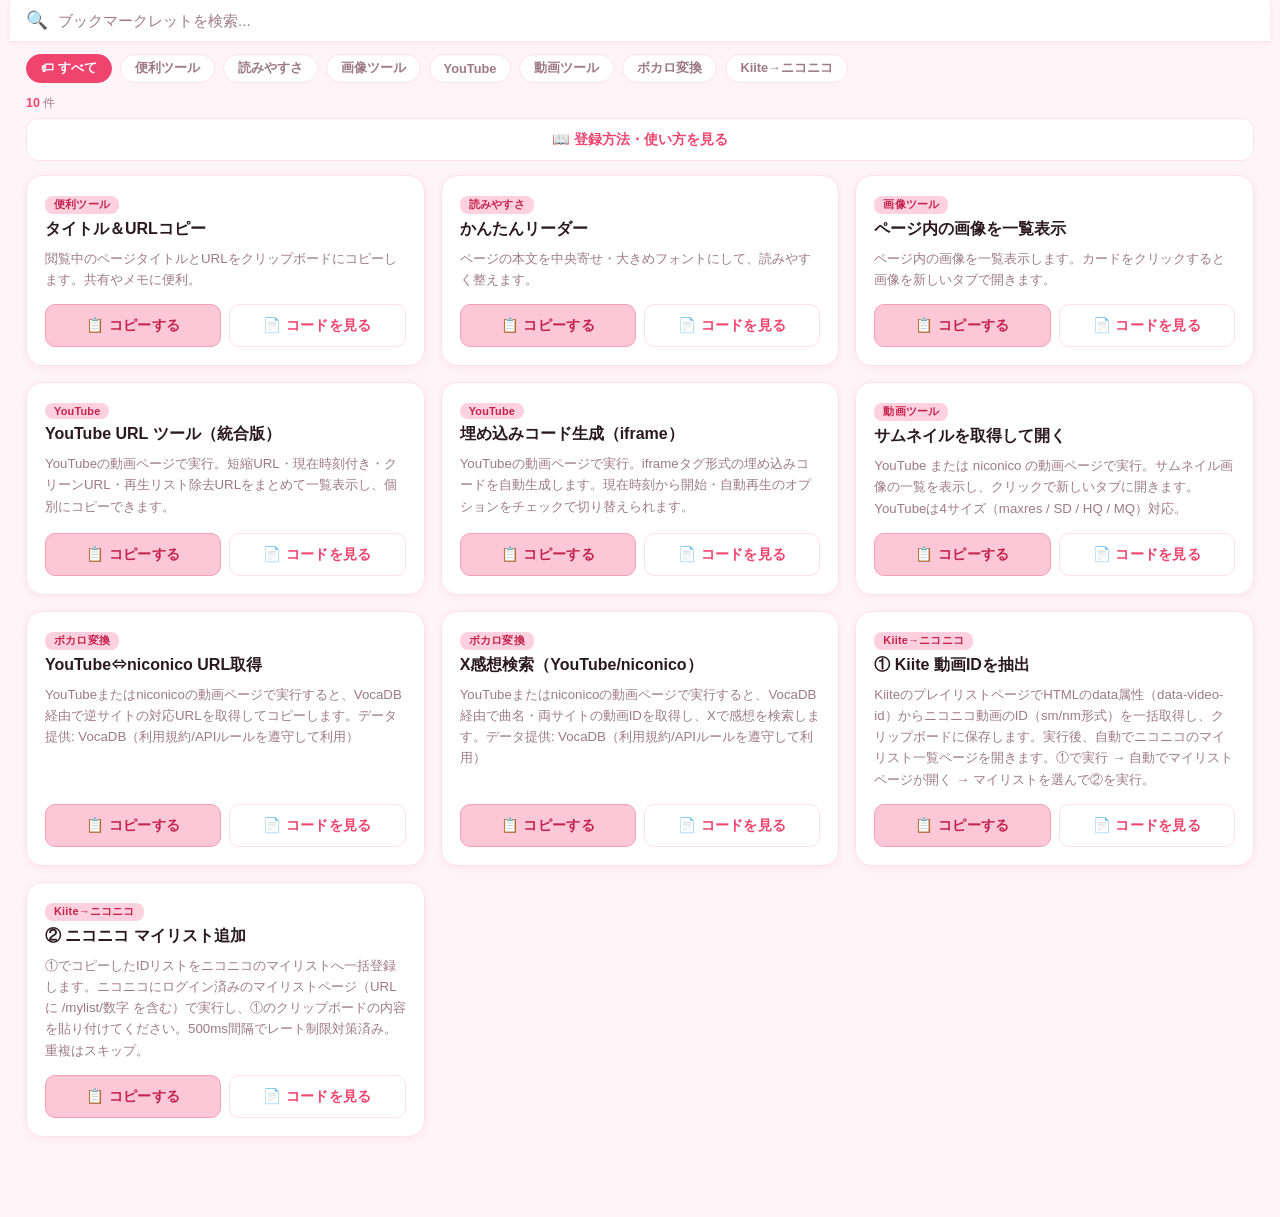
<file: index.html>
﻿<!DOCTYPE html>
<html lang="ja">
<head>
  <meta charset="UTF-8">
  <meta name="viewport" content="width=device-width, initial-scale=1.0">
  <title>Bookmarklet Collection</title>
  <style>
    :root {
      --pink:       #f0446e;
      --pink-light: #ffe0eb;
      --pink-pale:  #fff5f8;
      --pink-tag:   #ffd0de;
      --pink-dark:  #c4234f;
      --green:      #27ae60;
      --text:       #2a1a1f;
      --text-muted: #9e7a86;
      --card-bg:    #ffffff;
      --shadow:     0 2px 10px rgba(240,68,110,.08);
    }

    * { box-sizing: border-box; margin: 0; padding: 0; }

    body {
      font-family: -apple-system, BlinkMacSystemFont, "Segoe UI", Roboto, "Hiragino Sans", sans-serif;
      background: var(--pink-pale);
      color: var(--text);
      min-height: 100dvh;
      padding-bottom: 80px;
    }

    /* ── 検索バー ── */
    .search-bar {
      position: sticky;
      top: 0;
      z-index: 50;
      background: #fff;
      border-bottom: 1px solid var(--pink-light);
      padding: 10px 16px;
      display: flex;
      align-items: center;
      gap: 10px;
      box-shadow: 0 2px 8px rgba(240,68,110,.07);
    }
    .search-bar .search-icon {
      color: var(--pink);
      font-size: 1.1rem;
      flex-shrink: 0;
    }
    .search-bar input {
      flex: 1;
      border: none;
      outline: none;
      font-size: .95rem;
      color: var(--text);
      background: transparent;
      caret-color: var(--pink);
    }
    .search-bar input::placeholder { color: var(--text-muted); }
    #searchClear {
      border: none;
      background: none;
      color: var(--text-muted);
      font-size: 1.1rem;
      cursor: pointer;
      padding: 0 2px;
      display: none;
    }
    #searchClear.visible { display: block; }

    /* ── タグフィルター ── */
    .tag-filter {
      display: flex;
      gap: 8px;
      padding: 12px 16px;
      overflow-x: auto;
      scrollbar-width: none;
      -webkit-overflow-scrolling: touch;
    }
    .tag-filter::-webkit-scrollbar { display: none; }
    .tag-pill {
      flex-shrink: 0;
      padding: 5px 14px;
      border-radius: 20px;
      border: 1.5px solid var(--pink-light);
      background: #fff;
      color: var(--text-muted);
      font-size: .8rem;
      font-weight: 600;
      cursor: pointer;
      transition: all .15s;
      -webkit-tap-highlight-color: transparent;
    }
    .tag-pill.active {
      background: var(--pink);
      border-color: var(--pink);
      color: #fff;
    }

    /* ── 件数表示 ── */
    .result-count {
      padding: 0 16px 6px;
      font-size: .78rem;
      color: var(--text-muted);
    }
    .result-count span {
      color: var(--pink);
      font-weight: 700;
    }

    /* ── カードリスト ── */
    .card-list {
      padding: 0 16px;
      display: flex;
      flex-direction: column;
      gap: 14px;
    }

    .card {
      background: var(--card-bg);
      border-radius: 16px;
      padding: 18px;
      box-shadow: var(--shadow);
      border: 1px solid var(--pink-light);
      transition: transform .15s;
    }
    .card:active { transform: scale(.98); }
    .card[hidden] { display: none !important; }

    .card-header {
      display: flex;
      align-items: flex-start;
      justify-content: space-between;
      gap: 10px;
      margin-bottom: 8px;
    }
    .card-title-area { flex: 1; }

    .card-tag {
      display: inline-block;
      background: var(--pink-tag);
      color: var(--pink-dark);
      font-size: .68rem;
      font-weight: 700;
      padding: 2px 9px;
      border-radius: 8px;
      margin-bottom: 5px;
      letter-spacing: .02em;
    }

    .card h2 {
      font-size: 1rem;
      font-weight: 700;
      line-height: 1.3;
    }

    .card p {
      font-size: .83rem;
      color: var(--text-muted);
      line-height: 1.6;
      margin-bottom: 14px;
    }

    .btn-copy {
      display: block;
      width: 100%;
      padding: 11px;
      border: 1.5px solid #f4a0b8;
      border-radius: 10px;
      background: #fcc8d8;
      color: var(--pink-dark);
      font-size: .9rem;
      font-weight: 700;
      cursor: pointer;
      transition: background .2s, border-color .2s, color .2s, opacity .2s;
      -webkit-tap-highlight-color: transparent;
      letter-spacing: .02em;
    }
    .btn-copy:active { opacity: .8; }
    .btn-copy.copied {
      background: #e6f9ee;
      border-color: #a8e6c1;
      color: #1a7a45;
    }

    .card-actions {
      display: flex;
      gap: 8px;
    }
    .card-actions .btn-copy,
    .card-actions .btn-view-code {
      flex: 1;
      width: auto;
    }
    .btn-view-code {
      display: block;
      padding: 11px;
      border: 1.5px solid var(--pink-light);
      border-radius: 10px;
      background: #fff;
      color: var(--pink);
      font-size: .9rem;
      font-weight: 700;
      cursor: pointer;
      transition: background .2s, opacity .2s;
      -webkit-tap-highlight-color: transparent;
      letter-spacing: .02em;
    }
    .btn-view-code:active { opacity: .8; }

    /* ── 空状態 ── */
    .empty {
      text-align: center;
      padding: 48px 16px;
      color: var(--text-muted);
      display: none;
    }
    .empty.show { display: block; }
    .empty .empty-icon { font-size: 2.5rem; margin-bottom: 10px; }
    .empty p { font-size: .9rem; }

    /* ── 使い方アコーディオン ── */
    .how-to {
      padding: 0 16px 14px;
    }
    .how-to details {
      background: #fff;
      border-radius: 12px;
      padding: 13px 16px;
      border: 1px solid var(--pink-light);
    }
    .how-to summary {
      font-weight: 700;
      font-size: .88rem;
      cursor: pointer;
      list-style: none;
      color: var(--pink);
    }
    .how-to summary::marker, .how-to summary::-webkit-details-marker { display: none; }
    .how-to summary::before { content: "📖 "; }
    .how-to ol {
      margin-top: 10px;
      padding-left: 1.3em;
      font-size: .82rem;
      line-height: 1.75;
      color: var(--text-muted);
    }
    .how-to ol li strong { color: var(--pink); }

    /* ── ガイドボタン ── */
    .guide-btn-wrap {
      padding: 0 16px 14px;
    }
    .btn-guide {
      display: flex;
      align-items: center;
      justify-content: center;
      gap: 6px;
      width: 100%;
      padding: 11px;
      border: 1.5px solid var(--pink-light);
      border-radius: 12px;
      background: #fff;
      color: var(--pink);
      font-size: .88rem;
      font-weight: 700;
      cursor: pointer;
      -webkit-tap-highlight-color: transparent;
      transition: background .15s;
    }
    .btn-guide:active { background: var(--pink-pale); }

    /* ── モーダルオーバーレイ ── */
    .modal-overlay {
      position: fixed;
      inset: 0;
      background: rgba(42,26,31,.45);
      z-index: 300;
      display: flex;
      align-items: flex-end;
      opacity: 0;
      pointer-events: none;
      transition: opacity .25s;
    }
    .modal-overlay.open {
      opacity: 1;
      pointer-events: auto;
    }
    .modal {
      background: #fff;
      border-radius: 20px 20px 0 0;
      width: 100%;
      max-height: 90dvh;
      overflow-y: auto;
      padding: 24px 20px 40px;
      translate: 0 100%;
      transition: translate .3s cubic-bezier(.4,0,.2,1);
    }
    .modal-overlay.open .modal { translate: 0 0; }

    .modal-handle {
      width: 40px;
      height: 4px;
      background: var(--pink-light);
      border-radius: 4px;
      margin: 0 auto 20px;
    }
    .modal h3 {
      font-size: 1.05rem;
      font-weight: 800;
      color: var(--text);
      margin-bottom: 18px;
      text-align: center;
    }

    /* ── ステップカード ── */
    .step-list {
      display: flex;
      flex-direction: column;
      gap: 12px;
      margin-bottom: 24px;
    }
    .step {
      display: flex;
      gap: 14px;
      align-items: flex-start;
      background: var(--pink-pale);
      border-radius: 14px;
      padding: 14px 16px;
      border: 1px solid var(--pink-light);
    }
    .step-num {
      flex-shrink: 0;
      width: 28px;
      height: 28px;
      background: var(--pink);
      color: #fff;
      border-radius: 50%;
      display: flex;
      align-items: center;
      justify-content: center;
      font-size: .8rem;
      font-weight: 800;
      margin-top: 1px;
    }
    .step-body strong {
      display: block;
      font-size: .9rem;
      font-weight: 700;
      color: var(--text);
      margin-bottom: 3px;
    }
    .step-body span {
      font-size: .8rem;
      color: var(--text-muted);
      line-height: 1.6;
    }
    .step-body .step-icon {
      font-size: 1rem;
      margin-right: 4px;
    }

    .modal-close {
      display: block;
      width: 100%;
      padding: 13px;
      border: none;
      border-radius: 12px;
      background: var(--pink);
      color: #fff;
      font-size: .95rem;
      font-weight: 700;
      cursor: pointer;
      -webkit-tap-highlight-color: transparent;
    }
    .modal-close:active { opacity: .8; }

    .code-area {
      width: 100%;
      min-height: 180px;
      max-height: 44dvh;
      padding: 12px;
      margin-bottom: 12px;
      border: 1px solid var(--pink-light);
      border-radius: 10px;
      background: #fff;
      color: var(--text);
      font-size: .75rem;
      line-height: 1.55;
      resize: vertical;
      font-family: ui-monospace, SFMono-Regular, Menlo, Consolas, monospace;
    }
    .code-actions {
      display: flex;
      gap: 8px;
    }
    .btn-code-copy,
    .btn-code-close {
      flex: 1;
      padding: 11px;
      border-radius: 10px;
      font-size: .9rem;
      font-weight: 700;
      cursor: pointer;
      border: none;
    }
    .btn-code-copy {
      background: var(--pink);
      color: #fff;
    }
    .btn-code-close {
      background: #fff;
      color: var(--pink);
      border: 1.5px solid var(--pink-light);
    }

    /* ── トースト ── */
    .toast {
      position: fixed;
      bottom: 90px;
      left: 50%;
      translate: -50% 0;
      background: var(--text);
      color: #fff;
      padding: 10px 22px;
      border-radius: 24px;
      font-size: .82rem;
      font-weight: 600;
      opacity: 0;
      transition: opacity .25s;
      pointer-events: none;
      z-index: 200;
      white-space: nowrap;
    }
    .toast.show { opacity: 1; }

    /* ── Tablet Layout ── */
    @media (min-width: 768px) {
      .search-bar,
      .tag-filter,
      .result-count,
      .guide-btn-wrap,
      .card-list,
      .how-to {
        max-width: 1080px;
        margin-left: auto;
        margin-right: auto;
      }

      .card-list {
        display: grid;
        grid-template-columns: repeat(2, minmax(0, 1fr));
        gap: 16px;
      }

      .card {
        display: flex;
        flex-direction: column;
      }

      .card p {
        flex: 1;
      }
    }

    /* ── Desktop Layout ── */
    @media (min-width: 1200px) {
      .search-bar,
      .tag-filter,
      .result-count,
      .guide-btn-wrap,
      .card-list,
      .how-to {
        max-width: 1260px;
      }

      .card-list {
        grid-template-columns: repeat(3, minmax(0, 1fr));
      }
    }
  </style>
</head>
<body>

<!-- 検索バー -->
<div class="search-bar">
  <span class="search-icon">🔍</span>
  <input type="search" id="searchInput" placeholder="ブックマークレットを検索...">
  <button id="searchClear" aria-label="クリア">✕</button>
</div>

<!-- タグフィルター -->
<div class="tag-filter" id="tagFilter"></div>

<!-- 件数 -->
<p class="result-count" id="resultCount"></p>

<!-- ガイドボタン -->
<div class="guide-btn-wrap">
  <button class="btn-guide" id="openGuide">📖 登録方法・使い方を見る</button>
</div>

<!-- ガイドモーダル -->
<div class="modal-overlay" id="guideOverlay">
  <div class="modal" role="dialog" aria-modal="true" aria-labelledby="guideTitle">
    <div class="modal-handle"></div>
    <h3 id="guideTitle">📚 ブックマークレットの使い方</h3>
    <div class="step-list">
      <div class="step">
        <div class="step-num">1</div>
        <div class="step-body">
          <strong><span class="step-icon">📋</span>コードをコピー</strong>
          <span>使いたいブックマークレットの「コピーする」ボタンをタップしてコードをコピーします。</span>
        </div>
      </div>
      <div class="step">
        <div class="step-num">2</div>
        <div class="step-body">
          <strong><span class="step-icon">🔖</span>ブックマークに追加</strong>
          <span>なんでもいいので今開いているページを、ブラウザの「ブックマーク（お気に入り）に追加」で保存します。</span>
        </div>
      </div>
      <div class="step">
        <div class="step-num">3</div>
        <div class="step-body">
          <strong><span class="step-icon">✏️</span>URLを書き換える</strong>
          <span>保存したブックマークを編集し、URL欄をすべて削除してコピーしたコードを貼り付けます。名前もわかりやすく変更しましょう。</span>
        </div>
      </div>
      <div class="step">
        <div class="step-num">4</div>
        <div class="step-body">
          <strong><span class="step-icon">🌐</span>使いたいページで実行</strong>
          <span>効果を試したいWebページを開いて、保存したブックマークをタップするだけ！スクリプトが実行されます。</span>
        </div>
      </div>
    </div>
    <button class="modal-close" id="closeGuide">閉じる</button>
  </div>
</div>

<!-- コード表示モーダル -->
<div class="modal-overlay" id="codeOverlay">
  <div class="modal" role="dialog" aria-modal="true" aria-labelledby="codeTitle">
    <div class="modal-handle"></div>
    <h3 id="codeTitle">📄 コードを見る</h3>
    <textarea id="codeText" class="code-area" readonly></textarea>
    <div class="code-actions">
      <button class="btn-code-copy" id="copyCodeInModal">📋 このコードをコピー</button>
      <button class="btn-code-close" id="closeCode">閉じる</button>
    </div>
  </div>
</div>

<!-- カードリスト -->
<div class="card-list" id="cardList"></div>

<!-- 空状態 -->
<div class="empty" id="emptyState">
  <div class="empty-icon">🔎</div>
  <p>該当するブックマークレットが<br>見つかりませんでした</p>
</div>

<div class="toast" id="toast"></div>

<script>
  // ── ブックマークレット定義 ─────────────────────────────
  const bookmarklets = [
    {
      id: "copy-title-url",
      tag: "便利ツール",
      title: "タイトル＆URLコピー",
      description: "閲覧中のページタイトルとURLをクリップボードにコピーします。共有やメモに便利。",
      code: `javascript:void(function(){var t=document.title,u=location.href;navigator.clipboard.writeText(t+'\\n'+u).then(function(){alert('コピーしました!\\n'+t)}).catch(function(){prompt('コピーしてください:',t+' '+u)})})()`
    },
    {
      id: "simple-reader",
      tag: "読みやすさ",
      title: "かんたんリーダー",
      description: "ページの本文を中央寄せ・大きめフォントにして、読みやすく整えます。",
      code: `javascript:void(function(){var d=document,b=d.body;b.style.maxWidth='640px';b.style.margin='0 auto';b.style.padding='16px';b.style.fontSize='18px';b.style.lineHeight='1.8';b.style.color='%23333';b.style.background='%23fefefe';var imgs=d.querySelectorAll('img');for(var i=0;i<imgs.length;i++){imgs[i].style.maxWidth='100%25';imgs[i].style.height='auto'}alert('読みやすくしました!')})()`
    },
    {
      id: "image-picker-downloader",
      tag: "画像ツール",
      title: "ページ内の画像を一覧表示",
      description: "ページ内の画像を一覧表示します。カードをクリックすると画像を新しいタブで開きます。",
      code: `javascript:void(function(){try{var list=[],seen=new Set();Array.prototype.forEach.call(document.images,function(im){var u=(im.currentSrc||im.src||'').trim();if(!u||u.indexOf('https://')!==0||seen.has(u))return;seen.add(u);list.push({url:u,alt:(im.alt||'').trim(),w:im.naturalWidth||im.width||0,h:im.naturalHeight||im.height||0});});if(!list.length){alert('画像が見つかりませんでした。');return;}var old=document.getElementById('__bm_img_dl_overlay__');if(old)old.remove();var ov=document.createElement('div');ov.id='__bm_img_dl_overlay__';ov.style.cssText='position:fixed;inset:0;z-index:2147483647;background:rgba(0,0,0,.6);display:flex;align-items:center;justify-content:center;padding:12px;';var panel=document.createElement('div');panel.style.cssText='width:min(960px,96vw);max-height:92vh;background:#fff;border-radius:12px;display:flex;flex-direction:column;overflow:hidden;font-family:sans-serif;';var head=document.createElement('div');head.style.cssText='padding:10px 12px;border-bottom:1px solid #eee;display:flex;align-items:center;justify-content:space-between;gap:8px;';var strong=document.createElement('strong');strong.style.fontSize='14px';strong.textContent='画像をクリックして開く';var span=document.createElement('span');span.style.cssText='font-size:12px;color:#666';span.textContent=list.length+'件';head.appendChild(strong);head.appendChild(span);var body=document.createElement('div');body.style.cssText='padding:8px 10px;overflow:auto;display:grid;grid-template-columns:repeat(auto-fill,minmax(220px,1fr));gap:8px;';var foot=document.createElement('div');foot.style.cssText='padding:10px;border-top:1px solid #eee;display:flex;gap:8px;flex-wrap:wrap;';function mkBtn(text,bg,color){var b=document.createElement('button');b.type='button';b.textContent=text;b.style.cssText='border:none;border-radius:8px;padding:9px 12px;font-size:12px;font-weight:700;cursor:pointer;background:'+bg+';color:'+color+';';return b;}var btnClose=mkBtn('閉じる','#fff','#333');btnClose.style.border='1px solid #ddd';foot.appendChild(btnClose);list.forEach(function(it,i){var item=document.createElement('div');item.style.cssText='display:flex;gap:8px;align-items:flex-start;border:1px solid #eee;border-radius:8px;padding:8px;cursor:pointer;';item.onmouseover=function(){item.style.background='#f5f5f5';};item.onmouseout=function(){item.style.background='';};var img=document.createElement('img');img.src=it.url;img.loading='lazy';img.style.cssText='width:56px;height:56px;object-fit:cover;border-radius:6px;background:#f4f4f4;flex-shrink:0;';var meta=document.createElement('div');meta.style.cssText='min-width:0;flex:1;';var d1=document.createElement('div');d1.style.cssText='font-size:12px;font-weight:700;overflow:hidden;text-overflow:ellipsis;white-space:nowrap';d1.textContent=(it.alt||('image_'+(i+1)));var d2=document.createElement('div');d2.style.cssText='font-size:11px;color:#666';d2.textContent=it.w+'x'+it.h;var d3=document.createElement('div');d3.style.cssText='font-size:10px;color:#888;overflow:hidden;text-overflow:ellipsis;white-space:nowrap';d3.textContent=it.url;meta.appendChild(d1);meta.appendChild(d2);meta.appendChild(d3);item.appendChild(img);item.appendChild(meta);item.onclick=function(){window.open(it.url,'_blank');};body.appendChild(item);});panel.appendChild(head);panel.appendChild(body);panel.appendChild(foot);ov.appendChild(panel);document.body.appendChild(ov);btnClose.onclick=function(){ov.remove();};ov.addEventListener('click',function(e){if(e.target===ov)ov.remove();});}catch(e){alert('エラー: '+e);}})()`
    },
    {
      id: "yt-url-toolkit",
      tag: "YouTube",
      title: "YouTube URL ツール（統合版）",
      description: "YouTubeの動画ページで実行。短縮URL・現在時刻付き・クリーンURL・再生リスト除去URLをまとめて一覧表示し、個別にコピーできます。",
      code: `javascript:void(function(){try{var host=(location.hostname||'').replace(/^www\./,''),u=new URL(location.href),vid='';if(host==='youtu.be'){vid=u.pathname.split('/').filter(Boolean)[0]||'';}else if(host==='youtube.com'||host==='m.youtube.com'){vid=u.searchParams.get('v')||(u.pathname.indexOf('/shorts/')===0?u.pathname.split('/')[2]||'':'');}if(!vid){alert('YouTube動画ページで実行してください');return;}var v=document.querySelector('video'),t=v?Math.floor(v.currentTime):0;var cu=new URL(location.href);['list','index','pp'].forEach(function(p){cu.searchParams.delete(p);});var cleanUrl=cu.toString();var rows=[{label:'短縮 URL',url:'https://youtu.be/'+vid},{label:'短縮 URL＋現在時刻（'+t+'s）',url:'https://youtu.be/'+vid+'?t='+t,skip:t<=0},{label:'クリーン URL',url:'https://www.youtube.com/watch?v='+vid},{label:'クリーン URL＋現在時刻（'+t+'s）',url:'https://www.youtube.com/watch?v='+vid+'&t='+t+'s',skip:t<=0},{label:'再生リスト除去 URL',url:cleanUrl,skip:cleanUrl===location.href}].filter(function(r){return!r.skip;});var old=document.getElementById('__bm_yt_url__');if(old)old.remove();var ov=document.createElement('div');ov.id='__bm_yt_url__';ov.style.cssText='position:fixed;inset:0;z-index:2147483647;background:rgba(0,0,0,.5);display:flex;align-items:center;justify-content:center;padding:16px;';var box=document.createElement('div');box.style.cssText='width:min(560px,96vw);background:#fff;border-radius:14px;overflow:hidden;font-family:sans-serif;';var hd=document.createElement('div');hd.style.cssText='padding:12px 16px;border-bottom:1px solid #eee;display:flex;align-items:center;justify-content:space-between;';var ht=document.createElement('strong');ht.style.fontSize='14px';ht.textContent='YouTube URL ツール';var hx=document.createElement('button');hx.type='button';hx.textContent='✕';hx.style.cssText='border:none;background:none;font-size:16px;cursor:pointer;color:#666;padding:0 4px;';hx.onclick=function(){ov.remove();};hd.appendChild(ht);hd.appendChild(hx);var bd=document.createElement('div');bd.style.cssText='padding:4px 0;';rows.forEach(function(row){var item=document.createElement('div');item.style.cssText='display:flex;align-items:center;padding:10px 12px;border-bottom:1px solid #f5f5f5;gap:8px;';var left=document.createElement('div');left.style.cssText='flex:1;min-width:0;';var lbl=document.createElement('div');lbl.style.cssText='font-size:11px;color:#888;margin-bottom:2px;';lbl.textContent=row.label;var urlDiv=document.createElement('div');urlDiv.style.cssText='font-size:11px;color:#333;overflow:hidden;text-overflow:ellipsis;white-space:nowrap;';urlDiv.textContent=row.url;left.appendChild(lbl);left.appendChild(urlDiv);var btn=document.createElement('button');btn.type='button';btn.textContent='コピー';btn.style.cssText='flex-shrink:0;border:1.5px solid #e0e0e0;border-radius:8px;padding:6px 12px;font-size:11px;font-weight:700;cursor:pointer;background:#fff;color:#333;white-space:nowrap;';btn.onclick=function(){navigator.clipboard.writeText(row.url).then(function(){btn.textContent='✅ コピー済み';btn.style.background='#e8f9ef';btn.style.borderColor='#a8e6c1';btn.style.color='#1a7a45';setTimeout(function(){btn.textContent='コピー';btn.style.background='#fff';btn.style.borderColor='#e0e0e0';btn.style.color='#333';},1800);}).catch(function(){prompt('URLをコピーしてください:',row.url);});};item.appendChild(left);item.appendChild(btn);bd.appendChild(item);});var ft=document.createElement('div');ft.style.cssText='padding:10px;';var bClose=document.createElement('button');bClose.type='button';bClose.textContent='閉じる';bClose.style.cssText='width:100%;border:1.5px solid #e0e0e0;border-radius:8px;padding:9px;font-size:12px;font-weight:700;cursor:pointer;background:#fff;color:#555;';bClose.onclick=function(){ov.remove();};ft.appendChild(bClose);box.appendChild(hd);box.appendChild(bd);box.appendChild(ft);ov.appendChild(box);document.body.appendChild(ov);ov.addEventListener('click',function(e){if(e.target===ov)ov.remove();});}catch(e){alert('エラー: '+e);}})()` 
    },
    {
      id: "yt-embed-code",
      tag: "YouTube",
      title: "埋め込みコード生成（iframe）",
      description: "YouTubeの動画ページで実行。iframeタグ形式の埋め込みコードを自動生成します。現在時刻から開始・自動再生のオプションをチェックで切り替えられます。",
      code: `javascript:void(function(){try{var host=(location.hostname||'').replace(/^www\./,''),u=new URL(location.href),vid='';if(host==='youtu.be'){vid=u.pathname.split('/').filter(Boolean)[0]||'';}else if(host==='youtube.com'||host==='m.youtube.com'){vid=u.searchParams.get('v')||(u.pathname.indexOf('/shorts/')===0?u.pathname.split('/')[2]||'':'');}if(!vid){alert('YouTube動画ページで実行してください');return;}var v=document.querySelector('video'),t=v?Math.floor(v.currentTime):0;var useTime=false,useAuto=false;function buildCode(){var params=[];if(useAuto)params.push('autoplay=1','mute=1');if(useTime&&t>0)params.push('start='+t);var src='https://www.youtube.com/embed/'+vid+(params.length?'?'+params.join('&'):'');return'<iframe width="560" height="315" src="'+src+'" title="YouTube video player" frameborder="0" allow="accelerometer; autoplay; clipboard-write; encrypted-media; gyroscope; picture-in-picture; web-share" allowfullscreen></iframe>';}var old=document.getElementById('__bm_yt_embed__');if(old)old.remove();var ov=document.createElement('div');ov.id='__bm_yt_embed__';ov.style.cssText='position:fixed;inset:0;z-index:2147483647;background:rgba(0,0,0,.5);display:flex;align-items:center;justify-content:center;padding:16px;';var box=document.createElement('div');box.style.cssText='width:min(560px,96vw);background:#fff;border-radius:14px;overflow:hidden;font-family:sans-serif;';var hd=document.createElement('div');hd.style.cssText='padding:12px 16px;border-bottom:1px solid #eee;display:flex;align-items:center;justify-content:space-between;';var ht=document.createElement('strong');ht.style.fontSize='14px';ht.textContent='YouTube 埋め込みコード生成';var hx=document.createElement('button');hx.type='button';hx.textContent='✕';hx.style.cssText='border:none;background:none;font-size:16px;cursor:pointer;color:#666;padding:0 4px;';hx.onclick=function(){ov.remove();};hd.appendChild(ht);hd.appendChild(hx);var bd=document.createElement('div');bd.style.cssText='padding:14px;display:flex;flex-direction:column;gap:10px;';function mkChk(labelText,dis,onChange){var wrap=document.createElement('label');wrap.style.cssText='display:flex;align-items:center;gap:8px;font-size:13px;color:'+(dis?'#aaa':'#333')+';cursor:'+(dis?'default':'pointer')+';user-select:none;';var cb=document.createElement('input');cb.type='checkbox';cb.style.cssText='accent-color:#f0446e;width:15px;height:15px;cursor:'+(dis?'default':'pointer')+';';if(dis)cb.disabled=true;cb.onchange=function(){onChange(cb.checked);ta.value=buildCode();};var sp=document.createElement('span');sp.textContent=labelText;wrap.appendChild(cb);wrap.appendChild(sp);return wrap;}var ta=document.createElement('textarea');ta.readOnly=true;ta.style.cssText='width:100%;height:76px;padding:10px;border:1px solid #e0e0e0;border-radius:8px;font-size:10px;font-family:ui-monospace,monospace;resize:vertical;line-height:1.5;color:#333;background:#fafafa;';ta.value=buildCode();bd.appendChild(mkChk('現在時刻から開始（'+t+'s）'+(t<=0?' — 動画再生中のみ有効':''),t<=0,function(v){useTime=v;}));bd.appendChild(mkChk('自動再生する（ミュートで開始）',false,function(v){useAuto=v;}));bd.appendChild(ta);var btnCopy=document.createElement('button');btnCopy.type='button';btnCopy.textContent='📋 コードをコピー';btnCopy.style.cssText='width:100%;border:none;border-radius:8px;padding:10px;font-size:13px;font-weight:700;cursor:pointer;background:#f0446e;color:#fff;';btnCopy.onclick=function(){navigator.clipboard.writeText(ta.value).then(function(){btnCopy.textContent='✅ コピーしました！';btnCopy.style.background='#27ae60';setTimeout(function(){btnCopy.textContent='📋 コードをコピー';btnCopy.style.background='#f0446e';},1800);}).catch(function(){ta.focus();ta.select();document.execCommand('copy');});};bd.appendChild(btnCopy);var btnClose=document.createElement('button');btnClose.type='button';btnClose.textContent='閉じる';btnClose.style.cssText='width:100%;border:1.5px solid #e0e0e0;border-radius:8px;padding:9px;font-size:12px;font-weight:700;cursor:pointer;background:#fff;color:#555;';btnClose.onclick=function(){ov.remove();};bd.appendChild(btnClose);box.appendChild(hd);box.appendChild(bd);ov.appendChild(box);document.body.appendChild(ov);ov.addEventListener('click',function(e){if(e.target===ov)ov.remove();});}catch(e){alert('エラー: '+e);}})()` 
    },
    {
      id: "thumbnail-viewer",
      tag: "動画ツール",
      title: "サムネイルを取得して開く",
      description: "YouTube または niconico の動画ページで実行。サムネイル画像の一覧を表示し、クリックで新しいタブに開きます。YouTubeは4サイズ（maxres / SD / HQ / MQ）対応。",
      code: String.raw`javascript:void(function(){try{var host=(location.hostname||'').replace(/^www\./,'');var u=new URL(location.href);var thumbs=[],title='';if(host==='youtube.com'||host==='m.youtube.com'||host==='youtu.be'){var vid=host==='youtu.be'?(u.pathname.split('/').filter(Boolean)[0]||''):(u.searchParams.get('v')||(u.pathname.indexOf('/shorts/')===0?u.pathname.split('/')[2]||'':''));if(!vid){alert('動画IDを取得できませんでした。');return;}title='YouTube サムネイル';var b='https://img.youtube.com/vi/'+vid+'/';thumbs=[{label:'maxres (1280×720)',url:b+'maxresdefault.jpg'},{label:'SD (640×480)',url:b+'sddefault.jpg'},{label:'HQ (480×360)',url:b+'hqdefault.jpg'},{label:'MQ (320×180)',url:b+'mqdefault.jpg'}];}else if(host.indexOf('nicovideo.jp')>=0){title='niconico サムネイル';var og=document.querySelector('meta[property="og:image"]');if(og&&og.content){thumbs=[{label:'サムネイル',url:og.content}];}else{alert('サムネイルが取得できませんでした。');return;}}else{alert('YouTube または niconico の動画ページで実行してください。');return;}if(!thumbs.length){alert('サムネイルが取得できませんでした。');return;}var old=document.getElementById('__bm_thumb__');if(old)old.remove();var ov=document.createElement('div');ov.id='__bm_thumb__';ov.style.cssText='position:fixed;inset:0;z-index:2147483647;background:rgba(0,0,0,.6);display:flex;align-items:center;justify-content:center;padding:16px;';var box=document.createElement('div');box.style.cssText='width:min(640px,96vw);max-height:90vh;background:#fff;border-radius:12px;display:flex;flex-direction:column;overflow:hidden;font-family:sans-serif;';var hd=document.createElement('div');hd.style.cssText='padding:12px 16px;border-bottom:1px solid #eee;display:flex;align-items:center;justify-content:space-between;';var ht=document.createElement('strong');ht.style.fontSize='14px';ht.textContent=title;var hx=document.createElement('button');hx.type='button';hx.textContent='✕';hx.style.cssText='border:none;background:none;font-size:16px;cursor:pointer;color:#666;padding:0 4px;';hx.onclick=function(){ov.remove();};hd.appendChild(ht);hd.appendChild(hx);var bd=document.createElement('div');bd.style.cssText='padding:12px;display:flex;flex-direction:column;gap:10px;overflow:auto;';thumbs.forEach(function(th){var card=document.createElement('div');card.style.cssText='border:1px solid #eee;border-radius:8px;overflow:hidden;cursor:pointer;';card.onmouseover=function(){card.style.borderColor='#f0446e';};card.onmouseout=function(){card.style.borderColor='#eee';};var img=document.createElement('img');img.src=th.url;img.style.cssText='width:100%;height:auto;display:block;background:#f4f4f4;min-height:40px;';img.alt=th.label;var lbl=document.createElement('div');lbl.style.cssText='padding:6px 10px;font-size:11px;color:#666;background:#fafafa;border-top:1px solid #eee;';lbl.textContent=th.label;card.appendChild(img);card.appendChild(lbl);card.onclick=function(){window.open(th.url,'_blank');};bd.appendChild(card);});box.appendChild(hd);box.appendChild(bd);ov.appendChild(box);document.body.appendChild(ov);ov.addEventListener('click',function(e){if(e.target===ov)ov.remove();});}catch(e){alert('エラー: '+e);}})()` 
    },
    {
      id: "vocaloid-cross-url",
      tag: "ボカロ変換",
      title: "YouTube⇔niconico URL取得",
      description: "YouTubeまたはniconicoの動画ページで実行すると、VocaDB経由で逆サイトの対応URLを取得してコピーします。データ提供: VocaDB（利用規約/APIルールを遵守して利用）",
      code: String.raw`javascript:void((async function(){try{var host=(location.hostname||'').replace(/^www\./,''),u=new URL(location.href),src='',pvId='';if(host==='youtube.com'||host==='m.youtube.com'||host==='youtu.be'){src='Youtube';pvId=host==='youtu.be'?(u.pathname.split('/').filter(Boolean)[0]||''):(u.searchParams.get('v')||(u.pathname.indexOf('/shorts/')===0?u.pathname.split('/')[2]||'':''));}else if(host.indexOf('nicovideo.jp')>=0){src='NicoNicoDouga';var p=(u.pathname||'').match(/\/watch\/([a-z]{2}\d+)/i);pvId=p?p[1]:'';}else{alert('YouTube または niconico の動画ページで実行してください。');return;}if(!pvId){alert('動画IDを取得できませんでした。');return;}var byPv='https://vocadb.net/api/songs/byPv?pvService='+encodeURIComponent(src)+'&pvId='+encodeURIComponent(pvId);var r1=await fetch(byPv);if(!r1.ok){throw new Error('VocaDB byPv: HTTP '+r1.status);}var song=await r1.json();if(!song||!song.id){alert('VocaDBに該当曲が見つかりませんでした。\nデータ提供: VocaDB\n規約: https://wiki.vocadb.net/docs/terms-of-service');return;}var r2=await fetch('https://vocadb.net/api/songs/'+encodeURIComponent(song.id)+'?fields=PVs');if(!r2.ok){throw new Error('VocaDB song: HTTP '+r2.status);}var detail=await r2.json(),pvs=Array.isArray(detail&&detail.pvs)?detail.pvs:[];var target='',targetSite=(src==='Youtube'?'niconico':'YouTube');if(src==='Youtube'){for(var i=0;i<pvs.length;i++){var n=pvs[i];if(n&&!n.disabled&&String(n.service||'').indexOf('NicoNico')===0){target=n.url||('https://www.nicovideo.jp/watch/'+n.pvId);break;}}}else{for(var j=0;j<pvs.length;j++){var y=pvs[j];if(y&&!y.disabled&&String(y.service||'')==='Youtube'){target=y.url||('https://youtu.be/'+y.pvId);break;}}}if(!target){alert(targetSite+' の動画URLが見つかりませんでした。\nデータ提供: VocaDB');return;}try{await navigator.clipboard.writeText(target);}catch(e){}var old=document.getElementById('__bm_voca_result__');if(old)old.remove();var ov=document.createElement('div');ov.id='__bm_voca_result__';ov.style.cssText='position:fixed;inset:0;z-index:2147483647;background:rgba(0,0,0,.45);display:flex;align-items:center;justify-content:center;padding:16px;';var box=document.createElement('div');box.style.cssText='width:min(560px,94vw);background:#fff;border-radius:12px;padding:14px;font-family:sans-serif;';var ttl=document.createElement('div');ttl.style.cssText='font-size:14px;font-weight:700;margin-bottom:8px';ttl.textContent=targetSite+' のURLを取得しました';var urlText=document.createElement('div');urlText.style.cssText='font-size:12px;word-break:break-all;line-height:1.5;margin-bottom:10px';urlText.textContent=target;box.appendChild(ttl);box.appendChild(urlText);var actions=document.createElement('div');actions.style.cssText='display:flex;gap:8px;flex-wrap:wrap;';function mk(t,b,c){var bt=document.createElement('button');bt.type='button';bt.textContent=t;bt.style.cssText='border:none;border-radius:8px;padding:9px 12px;font-size:12px;font-weight:700;cursor:pointer;background:'+b+';color:'+c+';';return bt;}var bCopy=mk('リンクを再コピー','#f0f0f0','#333');var bOpen=mk(targetSite+'で開く','#f0446e','#fff');var bClose=mk('閉じる','#fff','#333');bClose.style.border='1px solid #ddd';actions.appendChild(bCopy);actions.appendChild(bOpen);actions.appendChild(bClose);box.appendChild(actions);ov.appendChild(box);document.body.appendChild(ov);bCopy.onclick=async function(){try{await navigator.clipboard.writeText(target);alert(targetSite+' のURLをコピーしました。\n'+target+'\n\nデータ提供: VocaDB');}catch(e){prompt(targetSite+' のURL:',target);}};bOpen.onclick=function(){location.href=target;};bClose.onclick=function(){ov.remove();};ov.addEventListener('click',function(e){if(e.target===ov)ov.remove();});}catch(err){alert('エラー: '+(err&&err.message?err.message:err)+'\\n(データ提供: VocaDB)');}})())`
    },
    {
  id: "vocaloid-x-search",
  tag: "ボカロ変換",
  title: "X感想検索（YouTube/niconico）",
  description: "YouTubeまたはniconicoの動画ページで実行すると、VocaDB経由で曲名・両サイトの動画IDを取得し、Xで感想を検索します。データ提供: VocaDB（利用規約/APIルールを遵守して利用）",
  code: String.raw`javascript:void((async function(){try{var host=(location.hostname||'').replace(/^www\./,''),u=new URL(location.href),src='',pvId='';if(host==='youtube.com'||host==='m.youtube.com'||host==='youtu.be'){src='Youtube';pvId=host==='youtu.be'?(u.pathname.split('/').filter(Boolean)[0]||''):(u.searchParams.get('v')||(u.pathname.indexOf('/shorts/')===0?u.pathname.split('/')[2]||'':''));}else if(host.indexOf('nicovideo.jp')>=0){src='NicoNicoDouga';var p=(u.pathname||'').match(/\/watch\/([a-z]{2}\d+)/i);pvId=p?p[1]:'';}else{alert('YouTube または niconico の動画ページで実行してください。');return;}if(!pvId){alert('動画IDを取得できませんでした。');return;}var r1=await fetch('https://vocadb.net/api/songs/byPv?pvService='+encodeURIComponent(src)+'&pvId='+encodeURIComponent(pvId));if(!r1.ok){throw new Error('VocaDB byPv: HTTP '+r1.status);}var song=await r1.json();if(!song||!song.id){alert('VocaDBに該当曲が見つかりませんでした。\nデータ提供: VocaDB\n規約: https://wiki.vocadb.net/docs/terms-of-service');return;}var r2=await fetch('https://vocadb.net/api/songs/'+encodeURIComponent(song.id)+'?fields=PVs,Names');if(!r2.ok){throw new Error('VocaDB song: HTTP '+r2.status);}var detail=await r2.json(),pvs=Array.isArray(detail&&detail.pvs)?detail.pvs:[],names=Array.isArray(detail&&detail.names)?detail.names:[];var title=song.name||'';for(var k=0;k<names.length;k++){if(names[k]&&names[k].language==='Japanese'){title=names[k].value||title;break;}}if(!title)title=detail.defaultName||song.name||'';var ytId='',nicoId='';for(var i=0;i<pvs.length;i++){var pv=pvs[i];if(!pv||pv.disabled)continue;if(!ytId&&String(pv.service||'')==='Youtube')ytId=pv.pvId||'';if(!nicoId&&String(pv.service||'').indexOf('NicoNico')===0)nicoId=pv.pvId||'';}var parts=[];if(title)parts.push('"""'+title+'"""');if(ytId)parts.push(ytId);if(nicoId)parts.push(nicoId);if(!parts.length){alert('検索クエリを生成できませんでした。\nデータ提供: VocaDB');return;}var query=(parts.length===1?parts[0]:'('+parts.join(' OR ')+')')+' lang:ja';window.open('https://x.com/search?q='+encodeURIComponent(query)+'&src=typed_query&f=live','_blank');}catch(err){alert('エラー: '+(err&&err.message?err.message:err)+'\n(データ提供: VocaDB)');}})())`
},
    {
      id: "kiite-extract-ids",
      tag: "Kiite→ニコニコ",
      title: "① Kiite 動画IDを抽出",
      description: "KiiteのプレイリストページでHTMLのdata属性（data-video-id）からニコニコ動画のID（sm/nm形式）を一括取得し、クリップボードに保存します。実行後、自動でニコニコのマイリスト一覧ページを開きます。①で実行 → 自動でマイリストページが開く → マイリストを選んで②を実行。",
      code: `javascript:void(function(){var b=document.querySelectorAll('[data-type="song"][data-video-id]');if(!b.length)b=document.querySelectorAll('[data-video-id]');var s=new Set(),items=[];Array.prototype.forEach.call(b,function(e){var id=(e.getAttribute('data-video-id')||'').trim().toLowerCase();if(id&&/^(sm|nm)\\d+$/.test(id)&&!s.has(id)){s.add(id);var memo='',ct=e.querySelector('.playlist-cmnt-txt');if(!ct){var p=e;for(var i=0;i<6;i++){p=p&&p.parentElement;if(!p)break;ct=p.querySelector('.playlist-cmnt-txt');if(ct)break;}}if(ct)memo=ct.textContent.trim();items.push({id:id,memo:memo});}});if(!items.length){document.querySelectorAll('a[href]').forEach(function(a){var m=(a.href||'').match(/\\/(sm|nm)(\\d+)/i);if(m){var id=(m[1]+m[2]).toLowerCase();if(!s.has(id)){s.add(id);items.push({id:id,memo:''});}}});}if(!items.length){alert('動画IDが見つかりませんでした。\\nKiiteのプレイリストページで実行してください。');return;}try{localStorage.setItem('kiite_ids',JSON.stringify(items));}catch(e){}var msg='✅ '+items.length+' 件を取得しました（コメント付き）！\\nクリップボードにコピーしました。\\n\\nニコニコのマイリスト一覧ページを開きます。\\n追加したいマイリストを開いてから\\n「② ニコニコ マイリスト追加」を実行してください。';function openMylist(){window.open('https://www.nicovideo.jp/my/mylist/','_blank');}navigator.clipboard.writeText(JSON.stringify(items)).then(function(){alert(msg);openMylist();}).catch(function(){alert(msg);openMylist();});})()`
    },
    {
      id: "niconico-mylist-add",
      tag: "Kiite→ニコニコ",
      title: "② ニコニコ マイリスト追加",
      description: "①でコピーしたIDリストをニコニコのマイリストへ一括登録します。ニコニコにログイン済みのマイリストページ（URL に /mylist/数字 を含む）で実行し、①のクリップボードの内容を貼り付けてください。500ms間隔でレート制限対策済み。重複はスキップ。",
      code: String.raw`javascript:void((async function(){try{var m=(location.pathname||'').match(/\/mylist\/(\d+)/);if(!m){alert('ニコニコのマイリストページで実行してください。\n例: https://www.nicovideo.jp/my/mylist/123456');return;}var mylistId=m[1];var raw=prompt('①で取得したIDリストを貼り付けてください:\n（①実行後にクリップボードへコピー済みのJSON）');if(!raw){return;}var parsed;try{parsed=JSON.parse(raw);}catch(e){alert('形式が正しくありません。\n①を再実行してコピーし直してください。');return;}if(!parsed||!parsed.length){alert('IDリストが空です。');return;}var items=parsed.map(function(x){return typeof x==='string'?{id:x,memo:''}:x;});if(!confirm(items.length+' 件をマイリスト(ID: '+mylistId+')に追加します。\n1000ms間隔で登録します（レート制限対策）。\n完了まで約'+Math.ceil(items.length*1.0)+'秒。\nよろしいですか？'))return;var success=0,fail=0,skip=0,firstErr='';for(var i=0;i<items.length;i++){var item=items[i];var id=item.id;var memo=item.memo||'';try{var d=memo?encodeURI(memo):'';var url='https://nvapi.nicovideo.jp/v1/users/me/mylists/'+encodeURIComponent(mylistId)+'/items?itemId='+encodeURIComponent(id)+(d?'&description='+d:'');var res=await fetch(url,{method:'POST',credentials:'include',mode:'cors',headers:{'X-Frontend-Id':'6','X-Frontend-Version':'0','X-Request-With':location.origin}});if(res&&res.ok)success++;else if(res&&res.status===409)skip++;else{fail++;if(!firstErr)firstErr='HTTP '+res.status+' ('+id+')';}}catch(e){fail++;if(!firstErr)firstErr=String(e)+' ('+id+')';}if(i<items.length-1)await new Promise(function(r){setTimeout(r,1000);});}alert('完了！\n\n✅ 成功: '+success+' 件\n⏭ スキップ(重複): '+skip+' 件\n❌ 失敗: '+fail+' 件'+(firstErr?'\n\n最初のエラー:\n'+firstErr:'')+'\n\nページを更新して確認してください。');location.reload();}catch(e){alert('エラー: '+e);}})())`
    }
  ];

  // ── タグリスト生成 ─────────────────────────────────────
  const tags = ["すべて", ...new Set(bookmarklets.map(b => b.tag))];
  let activeTag = "すべて";

  const tagFilter = document.getElementById("tagFilter");
  tags.forEach(tag => {
    const pill = document.createElement("button");
    pill.className = "tag-pill" + (tag === "すべて" ? " active" : "");
    pill.textContent = tag === "すべて" ? `🏷 すべて` : tag;
    pill.dataset.tag = tag;
    tagFilter.appendChild(pill);
  });

  tagFilter.addEventListener("click", e => {
    const pill = e.target.closest(".tag-pill");
    if (!pill) return;
    activeTag = pill.dataset.tag;
    document.querySelectorAll(".tag-pill").forEach(p => p.classList.toggle("active", p.dataset.tag === activeTag));
    applyFilters();
  });

  // ── カード描画 ─────────────────────────────────────────
  const cardList = document.getElementById("cardList");

  bookmarklets.forEach(bm => {
    const card = document.createElement("div");
    card.className = "card";
    card.dataset.id  = bm.id;
    card.dataset.tag = bm.tag;
    card.dataset.searchText = (bm.title + " " + bm.description + " " + bm.tag).toLowerCase();
    card.innerHTML = `
      <div class="card-header">
        <div class="card-title-area">
          <span class="card-tag">${bm.tag}</span>
          <h2>${bm.title}</h2>
        </div>
      </div>
      <p>${bm.description}</p>
      <div class="card-actions">
        <button class="btn-copy" data-id="${bm.id}">📋 コピーする</button>
        <button class="btn-view-code" data-id="${bm.id}">📄 コードを見る</button>
      </div>
    `;
    cardList.appendChild(card);
  });

  // ── フィルタ処理 ──────────────────────────────────────
  const searchInput  = document.getElementById("searchInput");
  const searchClear  = document.getElementById("searchClear");
  const resultCount  = document.getElementById("resultCount");
  const emptyState   = document.getElementById("emptyState");

  function applyFilters() {
    const q = searchInput.value.trim().toLowerCase();
    searchClear.classList.toggle("visible", q.length > 0);

    let visible = 0;
    document.querySelectorAll(".card").forEach(card => {
      const matchTag    = activeTag === "すべて" || card.dataset.tag === activeTag;
      const matchSearch = !q || card.dataset.searchText.includes(q);
      const show = matchTag && matchSearch;
      card.hidden = !show;
      if (show) visible++;
    });

    resultCount.innerHTML = `<span>${visible}</span> 件`;
    emptyState.classList.toggle("show", visible === 0);
  }

  searchInput.addEventListener("input", applyFilters);
  searchClear.addEventListener("click", () => {
    searchInput.value = "";
    applyFilters();
    searchInput.focus();
  });

  applyFilters(); // 初期表示

  // ── ガイドモーダル ─────────────────────────────────────
  const guideOverlay = document.getElementById("guideOverlay");
  document.getElementById("openGuide").addEventListener("click", () => {
    guideOverlay.classList.add("open");
    document.body.style.overflow = "hidden";
  });
  function closeGuide() {
    guideOverlay.classList.remove("open");
    document.body.style.overflow = "";
  }
  document.getElementById("closeGuide").addEventListener("click", closeGuide);
  guideOverlay.addEventListener("click", e => { if (e.target === guideOverlay) closeGuide(); });

  // ── コードモーダル ─────────────────────────────────────
  const codeOverlay = document.getElementById("codeOverlay");
  const codeText = document.getElementById("codeText");
  const copyCodeInModal = document.getElementById("copyCodeInModal");
  let currentCode = "";

  function openCodeModal(code) {
    currentCode = code;
    codeText.value = code;
    codeOverlay.classList.add("open");
    document.body.style.overflow = "hidden";
  }
  function closeCodeModal() {
    codeOverlay.classList.remove("open");
    document.body.style.overflow = "";
  }

  document.getElementById("closeCode").addEventListener("click", closeCodeModal);
  codeOverlay.addEventListener("click", e => { if (e.target === codeOverlay) closeCodeModal(); });
  copyCodeInModal.addEventListener("click", async () => {
    if (!currentCode) return;
    try {
      await navigator.clipboard.writeText(currentCode);
    } catch {
      codeText.focus();
      codeText.select();
      document.execCommand("copy");
    }
    showToast("✅ コードをコピーしました");
  });

  // ── コピー処理 ─────────────────────────────────────────
  const toast = document.getElementById("toast");
  let toastTimer;

  function showToast(msg) {
    toast.textContent = msg;
    toast.classList.add("show");
    clearTimeout(toastTimer);
    toastTimer = setTimeout(() => toast.classList.remove("show"), 2000);
  }

  cardList.addEventListener("click", async e => {
    const copyBtn = e.target.closest(".btn-copy");
    const viewBtn = e.target.closest(".btn-view-code");
    if (!copyBtn && !viewBtn) return;

    const trigger = copyBtn || viewBtn;
    const bm = bookmarklets.find(b => b.id === trigger.dataset.id);
    if (!bm) return;

    if (viewBtn) {
      openCodeModal(bm.code);
      return;
    }

    try {
      await navigator.clipboard.writeText(bm.code);
    } catch {
      const ta = document.createElement("textarea");
      ta.value = bm.code;
      ta.style.cssText = "position:fixed;opacity:0";
      document.body.appendChild(ta);
      ta.select();
      document.execCommand("copy");
      document.body.removeChild(ta);
    }

    copyBtn.textContent = "✅ コピーしました！";
    copyBtn.classList.add("copied");
    showToast("✅ クリップボードにコピーしました");

    setTimeout(() => {
      copyBtn.textContent = "📋 コピーする";
      copyBtn.classList.remove("copied");
    }, 2500);
  });
</script>

</body>
</html>
</file>
